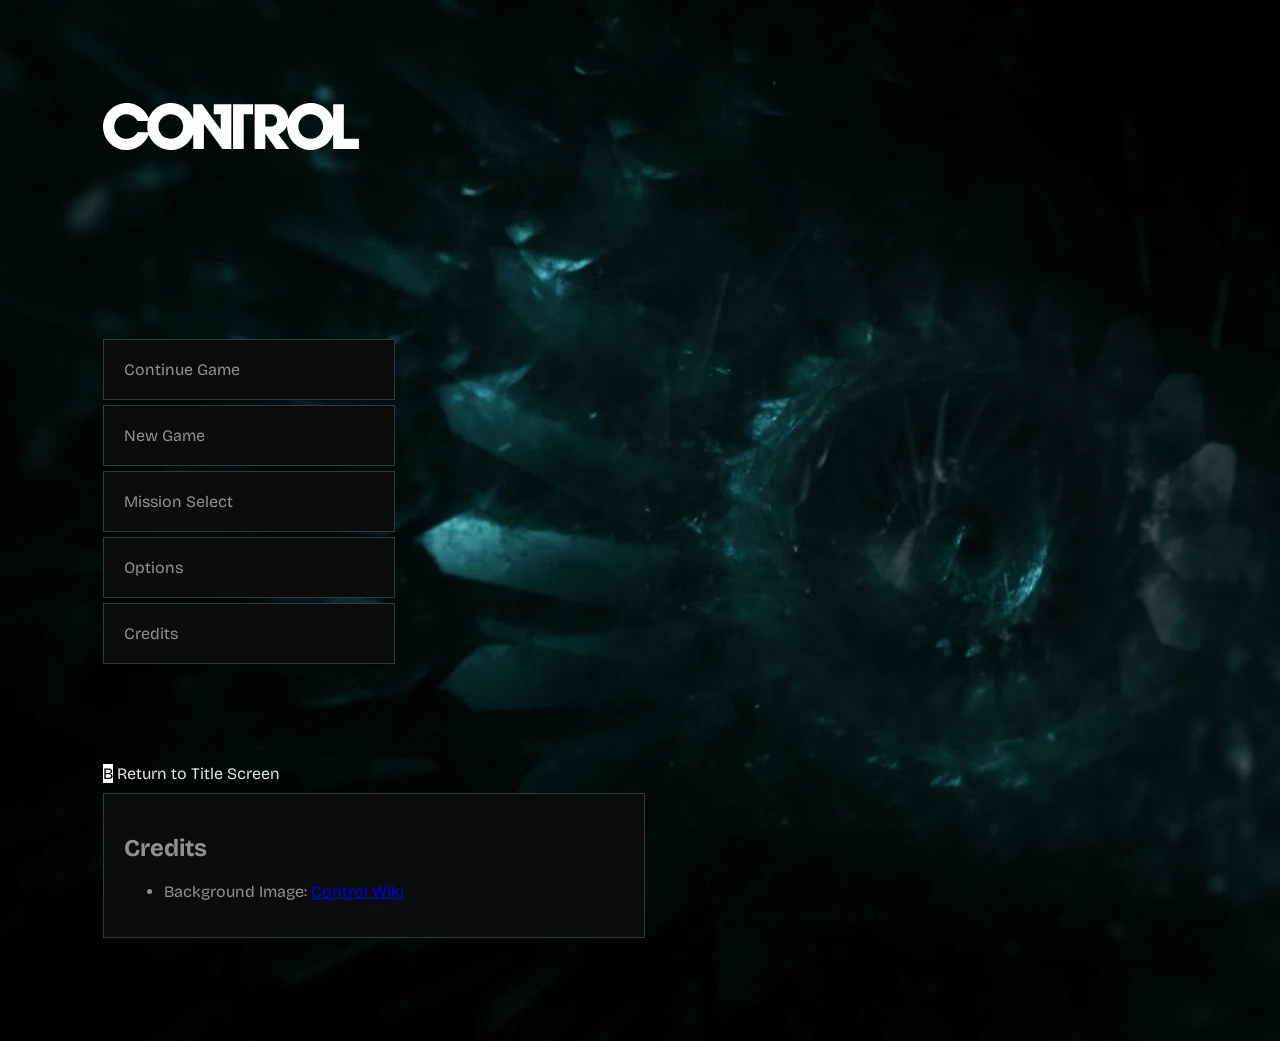
<file: Week3/index.html>
<!DOCTYPE html>
<html lang="en">
<head>
    <meta charset="UTF-8">
    <meta name="viewport" content="width=device-width, initial-scale=1.0">
    <title>CONTROL // 2019</title>
    <style>

        @import url('https://fonts.googleapis.com/css2?family=Bricolage+Grotesque:opsz,wght@12..96,200..800&display=swap');
        /*  selector {
        
        properties: value; 
        
        } 
        for example:     
        car-seat {
            textile-type: leather; 
            color: brown; 
            stitching: white; 
    
        }*/
        
        /* root selector - defines defaults for the entire page unless specified by a child element  */ 

        * { 
           --button-bg: #0B0D0C; 
           --button-border: #35393A; 
           --button-color: #909291;
           --button-hover: #E7E7E7; 
           --control-red: rgb(182, 33, 33); 

            font-family: "Bricolage Grotesque", sans-serif;
            font-optical-sizing: auto;

            font-variation-settings:
                "wdth" 100;
        

        }


        /*element*/

        body {

            background-color: slategray;
            background: url('./assets/Polaris.webp');
            padding: 95px;
            overflow: hidden; 
     

        }

        /*class 
        
        .class-name{ } */

        .return { 
          color: var(--button-hover);
        }

        /* id 
        #id-name { } */ 
    
        #logo {

            margin-bottom: 185px;
            
        }

        #logo img {
            width: 256px; 
        }

       
        .return span {
            background-color: black;
            color: white; 
        } 



        .nav-group {
            margin-bottom: 100px; 
            padding: 0px; 
        }

    
        .nav-group li { 

            background-color: var(--button-bg);
            width: 250px; 
            color: var(--button-color); 
            padding: 20px; 
            border-width: 1px; 
            border-style: solid; 
            border-color: var(--button-border);
            margin-bottom: 5px; 
            list-style: "";

        }

        .nav-group li:hover{
            background-color: var(--button-hover);
            color: var(--button-bg);
        }



        #B{
            background-color: white;
            color: black; 
        }

    

        .footer{ 
            margin-top: 10px; 
            background-color: var(--button-bg);
            width: 500px; 
            color: var(--button-color); 
            padding: 20px; 
            border-width: 1px; 
            border-style: solid; 
            border-color: var(--button-border);


        }

        

    </style>

    
</head>
<body>

    <!--LOGO SECTION-->

    <div id="logo"><svg width="256" height="47" viewBox="0 0 256 47" fill="none" xmlns="http://www.w3.org/2000/svg">
        <path
            d="M22.2482 0H25.607C34.4697 0.914457 42.6054 6.86609 45.703 15.2648C47.9148 9.55837 52.3487 4.72554 57.9551 2.19674C60.3257 1.0575 62.9164 0.536413 65.4713 0H69.2908C78.686 0.648804 87.3491 7.19815 90.2214 16.1997C90.2726 11.188 90.2111 6.18152 90.247 1.16989C93.2524 1.18011 96.2579 1.15967 99.2582 1.19033C105.412 9.60946 111.51 18.0746 117.757 26.4273C117.639 21.3901 117.793 16.3529 117.741 11.3158C115.417 11.2749 113.092 11.2953 110.773 11.28C110.747 7.90826 110.753 4.53652 110.768 1.16478C116.63 1.18011 122.493 1.18011 128.36 1.16478C128.371 16.0771 128.365 30.9894 128.36 45.8965C125.37 45.8863 122.38 45.8914 119.39 45.8965C113.205 37.5694 107.25 29.0583 100.943 20.8333C100.866 29.186 100.932 37.5438 100.907 45.8965C97.3638 45.8965 93.8156 45.8608 90.2726 45.9221C90.1804 40.9309 90.2828 35.9397 90.2214 30.9485C87.3235 39.7303 78.9676 46.2541 69.7363 47H66.3212C57.2178 46.5096 48.8825 40.2821 45.6825 31.7965C42.59 40.2616 34.2751 46.4074 25.2742 47H22.2534C12.5407 46.5555 3.59608 39.4953 0.995125 30.1413C-1.60072 21.9878 1.03096 12.6134 7.15449 6.70772C11.1788 2.7638 16.647 0.464891 22.2482 0ZM17.1538 13.0783C13.5852 15.2443 11.2505 19.3211 11.3017 23.5C11.2505 26.8309 12.6994 30.1158 15.0956 32.4147C18.4134 35.6127 23.5846 36.7264 27.9007 35.0508C30.8601 34.0086 33.1641 31.6943 34.7359 29.0429C38.11 29.283 41.4892 29.0378 44.8684 29.1758C44.0441 25.4822 44.0441 21.6455 44.8479 17.9468C41.4585 18.0082 38.0639 17.9571 34.6694 17.9826C33.6146 16.2099 32.2937 14.5496 30.558 13.3899C26.6668 10.6823 21.1679 10.5546 17.1538 13.0783ZM64.734 11.6427C59.445 12.925 55.4156 18.0439 55.4771 23.4847C55.39 28.5576 58.8255 33.416 63.6179 35.0865C68.5177 36.9614 74.4774 35.1836 77.5903 30.9894C80.3091 27.5512 80.8927 22.6264 79.111 18.6314C76.8479 13.2162 70.4121 10.0743 64.734 11.6427Z"
            fill="white" />
        <path
            d="M205.693 0H209.482C216.02 0.679457 222.353 3.86728 226.357 9.13435C228.036 11.2034 229.178 13.63 230.141 16.0924C230.202 11.1165 230.13 6.14065 230.171 1.16478C233.74 1.21587 237.309 1.09837 240.877 1.2363C240.785 12.7666 240.862 24.3021 240.842 35.8324C245.874 35.8477 250.907 35.8273 255.94 35.8426V45.8812C247.349 45.9119 238.763 45.8659 230.171 45.9067C230.12 40.936 230.223 35.9601 230.125 30.9894C227.171 39.9296 218.518 46.5811 209.072 47H205.396C200.066 46.2899 194.89 44.037 191.101 40.1697C186.472 35.6894 184.045 29.2422 184.102 22.841C182.52 26.7032 179.32 29.702 175.531 31.3776C179.161 36.2207 182.811 41.0433 186.442 45.8863C181.972 45.9221 177.497 45.8301 173.027 45.9374C169.397 40.8696 165.956 35.6689 162.357 30.5807C162.331 35.6842 162.362 40.7878 162.342 45.8914C158.778 45.8965 155.215 45.8812 151.651 45.9016C151.641 30.9893 151.641 16.0771 151.651 1.16478C157.898 1.20565 164.144 1.13413 170.385 1.19543C178.27 1.36913 185.218 8.3425 185.274 16.2252C186.155 13.8854 187.245 11.607 188.751 9.60435C192.693 4.14315 199.062 0.8225 205.693 0ZM162.347 11.2851C162.362 15.3721 162.321 19.459 162.367 23.546C165.578 23.3365 169.377 24.3634 172.008 21.9827C174.758 19.6991 174.722 15.086 171.993 12.8024C169.361 10.4166 165.552 11.515 162.347 11.2851ZM204.961 11.5661C200.639 12.5316 196.984 16.0004 195.852 20.2815C194.628 24.4553 195.929 29.2217 199.062 32.2359C202.206 35.4441 207.193 36.6549 211.463 35.2449C217.453 33.4926 221.288 26.7594 219.737 20.7209C218.37 14.3095 211.335 9.94663 204.961 11.5661Z"
            fill="white" />
        <path
            d="M130.075 1.16479C136.721 1.19034 143.367 1.14947 150.018 1.19034C150.028 4.52632 150.018 7.86229 150.023 11.2034C146.91 11.1983 143.802 11.3158 140.694 11.3107C140.746 22.841 140.843 34.3713 140.679 45.9016C137.146 45.8863 133.608 45.8863 130.075 45.8965C130.06 30.9894 130.055 16.0771 130.075 1.16479Z"
            fill="white" />
    </svg>
</div> 

    <!--CREATE THE BUTTON GROUPS-->

    <nav class="nav-class">
        <ul class="nav-group">
            <li>Continue Game</li>
            <li>New Game</li>
            <li>Mission Select</li>
            <li>Options</li>
            <li>Credits</li>
        </ul>
    </nav>
    
    <!--DIV IS A CONTAINER-->
    <div class="return"><span id="B">B</span> Return to Title Screen</div> 
    <footer class="footer">
        <h2>Credits</h2>
        <ul>
        <li>Background Image: <a href="https://control.fandom.com/wiki/Polaris">Control Wiki</a></li></ul>
    </footer>

    
</body>
</html>
</file>
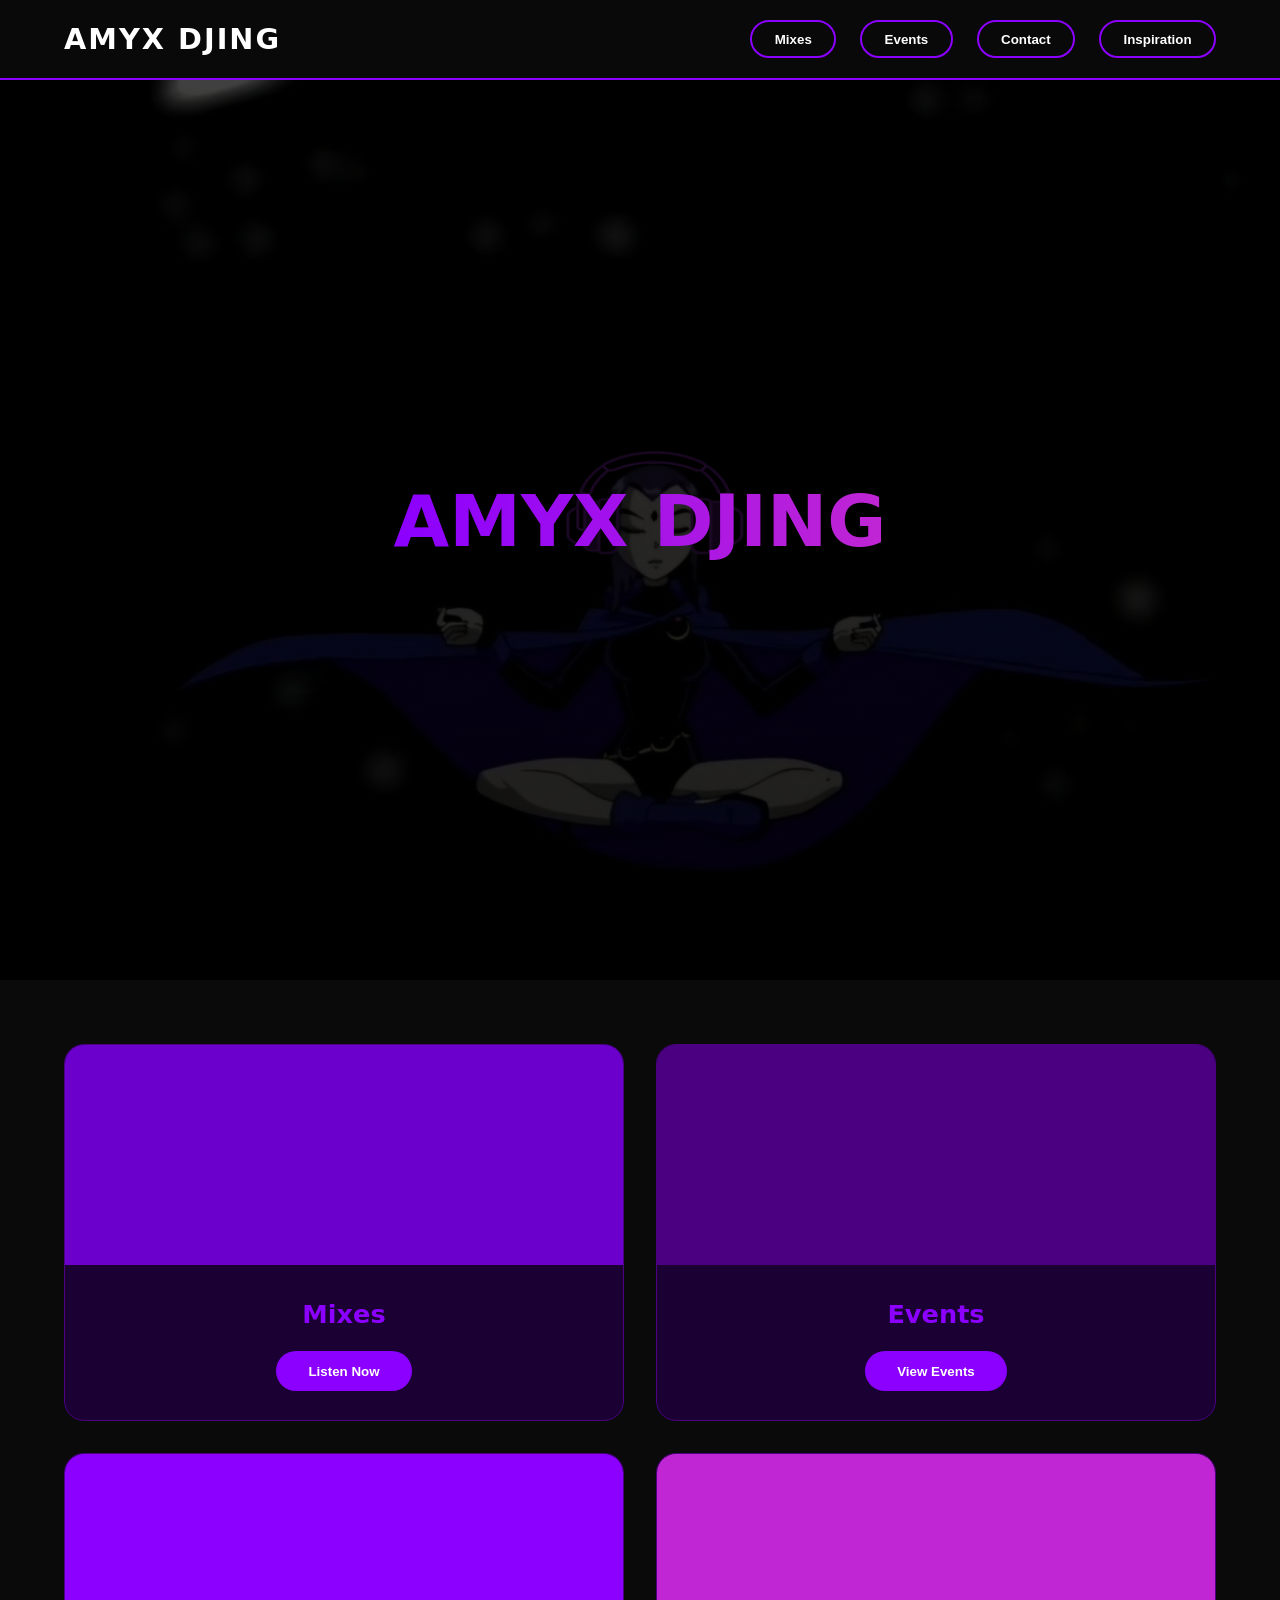
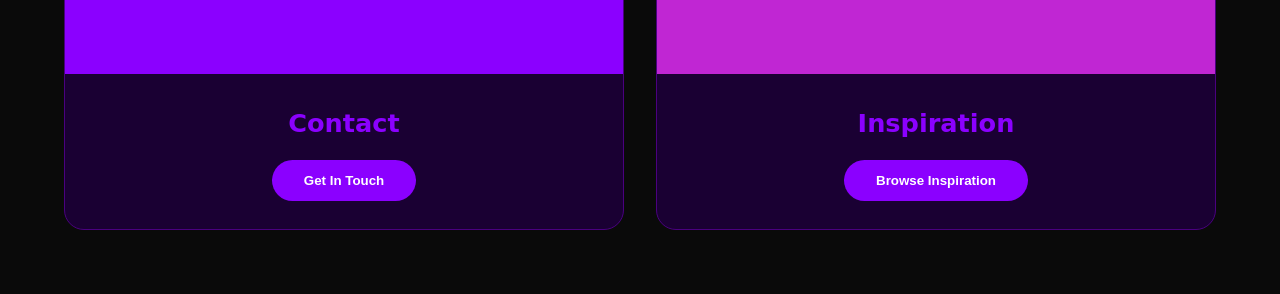
<file: Week4/index.html>
<!DOCTYPE html>
<html lang="en">
<head>
  <meta charset="UTF-8">
  <meta name="viewport" content="width=device-width, initial-scale=1.0">
  <title>AMYX DJING</title>
  <style>
    :root {
      --purple: #8b00ff;
      --dark-purple: #4a0080;
      --black: #0a0a0a;
      --accent: #c026d3;
    }

    * {
      margin: 0;
      padding: 0;
      box-sizing: border-box;
    }

    body {
      font-family: 'Segoe UI', system-ui, sans-serif;
      background-color: var(--black);
      color: white;
      line-height: 1.6;
      overflow-x: hidden;
    }

    /* Sticky Navigation Bar */
    .navbar {
      position: sticky;
      top: 0;
      background: rgba(10, 10, 10, 0.95);
      backdrop-filter: blur(10px);
      z-index: 1000;
      padding: 1rem 5%;
      display: flex;
      justify-content: space-between;
      align-items: center;
      border-bottom: 2px solid var(--purple);
    }

    .logo {
      font-size: 1.8rem;
      font-weight: 800;
      letter-spacing: 2px;
      color: white;
      text-decoration: none;
    }

    .nav-buttons {
      display: flex;
      gap: 1.5rem;
    }

    .nav-btn {
      background: transparent;
      color: white;
      border: 2px solid var(--purple);
      padding: 0.6rem 1.4rem;
      border-radius: 50px;
      font-weight: 600;
      cursor: pointer;
      transition: all 0.3s ease;
      white-space: nowrap;
    }

    .nav-btn:hover {
      background: var(--purple);
      transform: translateY(-3px);
    }

    /* Hero Section - Top Background */
    .hero {
      height: 100vh;
      background: linear-gradient(rgba(0,0,0,0.75), rgba(0,0,0,0.85)), 
                  url('minimyx1 Cover copy.png') center/cover no-repeat;
      display: flex;
      align-items: center;
      justify-content: center;
      text-align: center;
      position: relative;
    }

    .hero-content h1 {
      font-size: 4.5rem;
      margin-bottom: 1rem;
      background: linear-gradient(90deg, var(--purple), var(--accent));
      -webkit-background-clip: text;
      -webkit-text-fill-color: transparent;
    }

    /* Grid Layout */
    .grid-container {
      display: grid;
      grid-template-columns: repeat(2, 1fr);
      gap: 2rem;
      padding: 4rem 5%;
      max-width: 1400px;
      margin: 0 auto;
    }

    /* Cards with solid color */
    .card {
      background: #1a0033;
      border-radius: 20px;
      overflow: hidden;
      border: 1px solid var(--dark-purple);
      transition: transform 0.4s ease, box-shadow 0.4s ease;
      display: grid;
      grid-template-rows: 220px auto;   /* Fixed image area height */
      height: 100%;
    }

    .card:hover {
      transform: translateY(-15px);
      box-shadow: 0 20px 40px rgba(139, 0, 255, 0.3);
    }

    /* Solid color for each card */
    .card-image {
      height: 220px;
    }

    .mixes-image     { background-color: #6b00cc; }
    .events-image    { background-color: #4a0080; }
    .contact-image   { background-color: #8b00ff; }
    .inspiration-image { background-color: #c026d3; }

    .card-content {
      padding: 1.8rem;
      display: flex;
      flex-direction: column;
      align-items: center;
      text-align: center;
      justify-content: center;
    }

    .card-content h3 {
      font-size: 1.6rem;
      color: var(--purple);
    }

    .card-btn {
      background: var(--purple);
      color: white;
      border: none;
      padding: 0.8rem 2rem;
      border-radius: 50px;
      font-weight: 600;
      cursor: pointer;
      margin-top: 1rem;
      transition: all 0.3s;
    }

    .card-btn:hover {
      background: var(--accent);
      transform: scale(1.05);
    }

    /* Mobile Responsiveness */
    @media (max-width: 768px) {
      :root {
        font-size: 12px;
      }

      .grid-container {
        grid-template-columns: 1fr;
        padding: 2rem 5%;
      }

      .hero-content h1 {
        font-size: 3rem;
      }

      .nav-buttons {
        gap: 0.8rem;
      }

      .nav-btn {
        padding: 0.5rem 1rem;
        font-size: 0.9rem;
      }
    }

    @media (min-width: 769px) {
      :root {
        font-size: 16px;
      }
    }
  </style>
</head>
<body>

  <!-- Sticky Navigation -->
  <nav class="navbar">
    <a href="#" class="logo">AMYX DJING</a>
    <div class="nav-buttons">
      <button class="nav-btn">Mixes</button>
      <button class="nav-btn">Events</button>
      <button class="nav-btn">Contact</button>
      <button class="nav-btn">Inspiration</button>
    </div>
  </nav>

  <!-- Hero Section -->
  <section class="hero">
    <div class="hero-content">
      <h1>AMYX DJING</h1>
    </div>
  </section>

  <!-- Grid Layout -->
  <div class="grid-container">
    
    <!-- Mixes Card -->
    <div class="card">
      <div class="card-image mixes-image"></div>
      <div class="card-content">
        <h3>Mixes</h3>
        <button class="card-btn">Listen Now</button>
      </div>
    </div>

    <!-- Events Card -->
    <div class="card">
      <div class="card-image events-image"></div>
      <div class="card-content">
        <h3>Events</h3>
        <button class="card-btn">View Events</button>
      </div>
    </div>

    <!-- Contact Card -->
    <div class="card">
      <div class="card-image contact-image"></div>
      <div class="card-content">
        <h3>Contact</h3>
        <button class="card-btn">Get In Touch</button>
      </div>
    </div>

    <!-- Inspiration Card -->
    <div class="card">
      <div class="card-image inspiration-image"></div>
      <div class="card-content">
        <h3>Inspiration</h3>
        <button class="card-btn">Browse Inspiration</button>
      </div>
    </div>

  </div>

  <script>
    document.querySelectorAll('.nav-btn').forEach(btn => {
      btn.addEventListener('click', () => {
        alert(`Navigated to ${btn.textContent} 🔥`);
      });
    });
  </script>

</body>
</html>
</file>
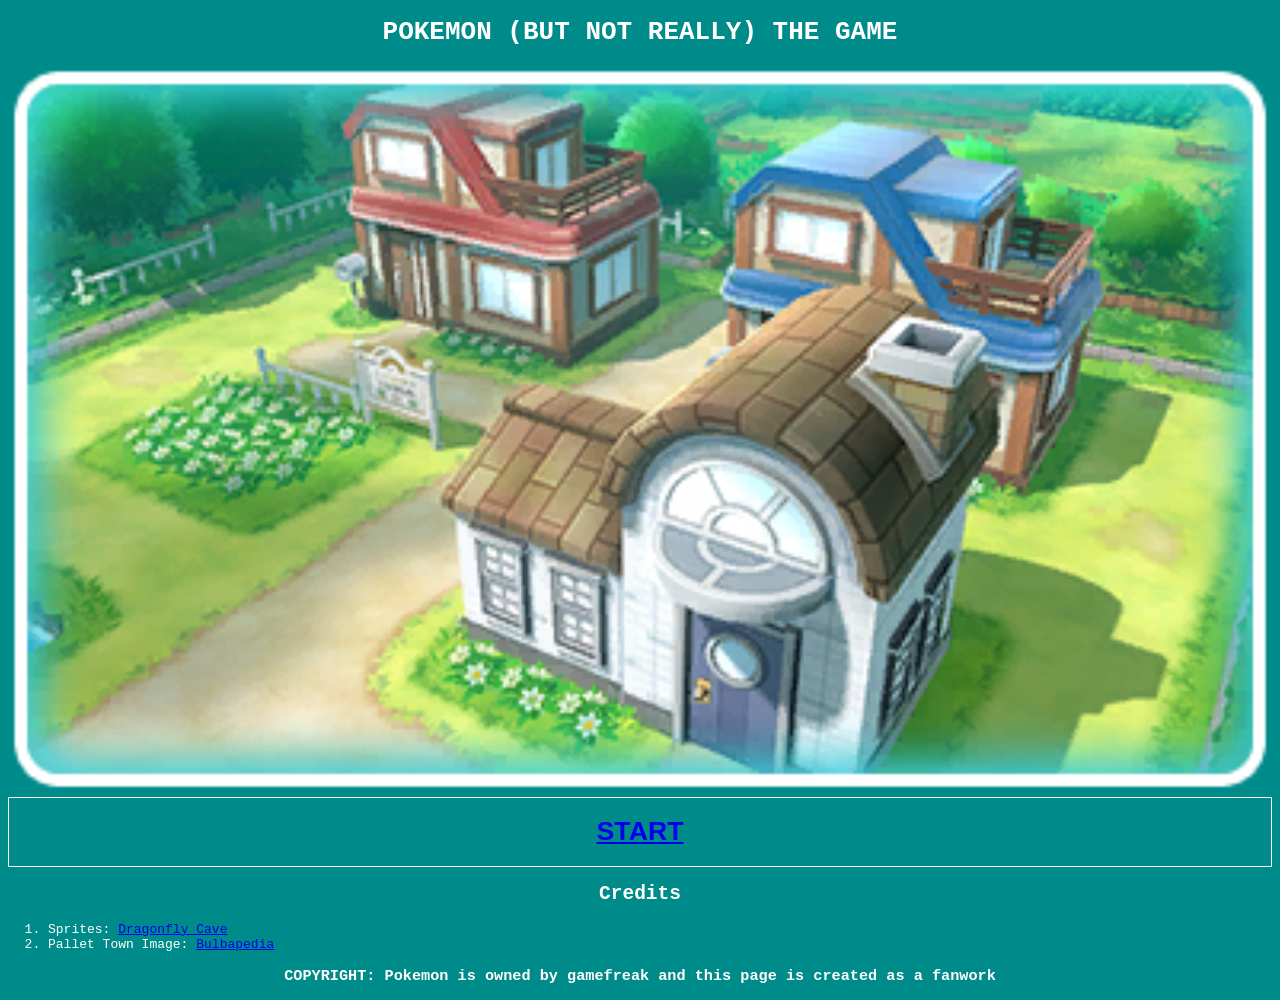
<file: Week2/ourfirstgame/index.html>
<!DOCTYPE html>
<html>

<head>
    <title>OUR FIRST GAME</title>
</head>

<body style="background-color: darkcyan; color: white; font-family: monospace;"> 
        <h1 style="color: white; text-align: center; font-family: monospace">POKEMON (BUT NOT REALLY) THE GAME</h1>

    <img src="./assets/Pallet_Town_PE.png" style="width: 100%"></img>

    <button class="start-button" style="background-color: transparent; border: 1px solid white; width: 100%;"><h1 style="color: white; text-align: center;"><a href="./game.html">START</a></h1></button>

    <section id="credits" >
        <h2 style="text-align: center;">Credits</h2>
        <ol>
            <li>Sprites:  <a href="https://www.dragonflycave.com/resources/sprite-generator/">Dragonfly Cave</a></li>
            <li>Pallet Town Image:  <a href="https://bulbapedia.bulbagarden.net/wiki/Main_Page">Bulbapedia</a></li>
        </ol>

    </section>


    <h3 style="color: white; text-align: center; font-family: monospace;">COPYRIGHT: Pokemon is owned by gamefreak and this page is created as a fanwork</h3>

</body>
</html>
</file>
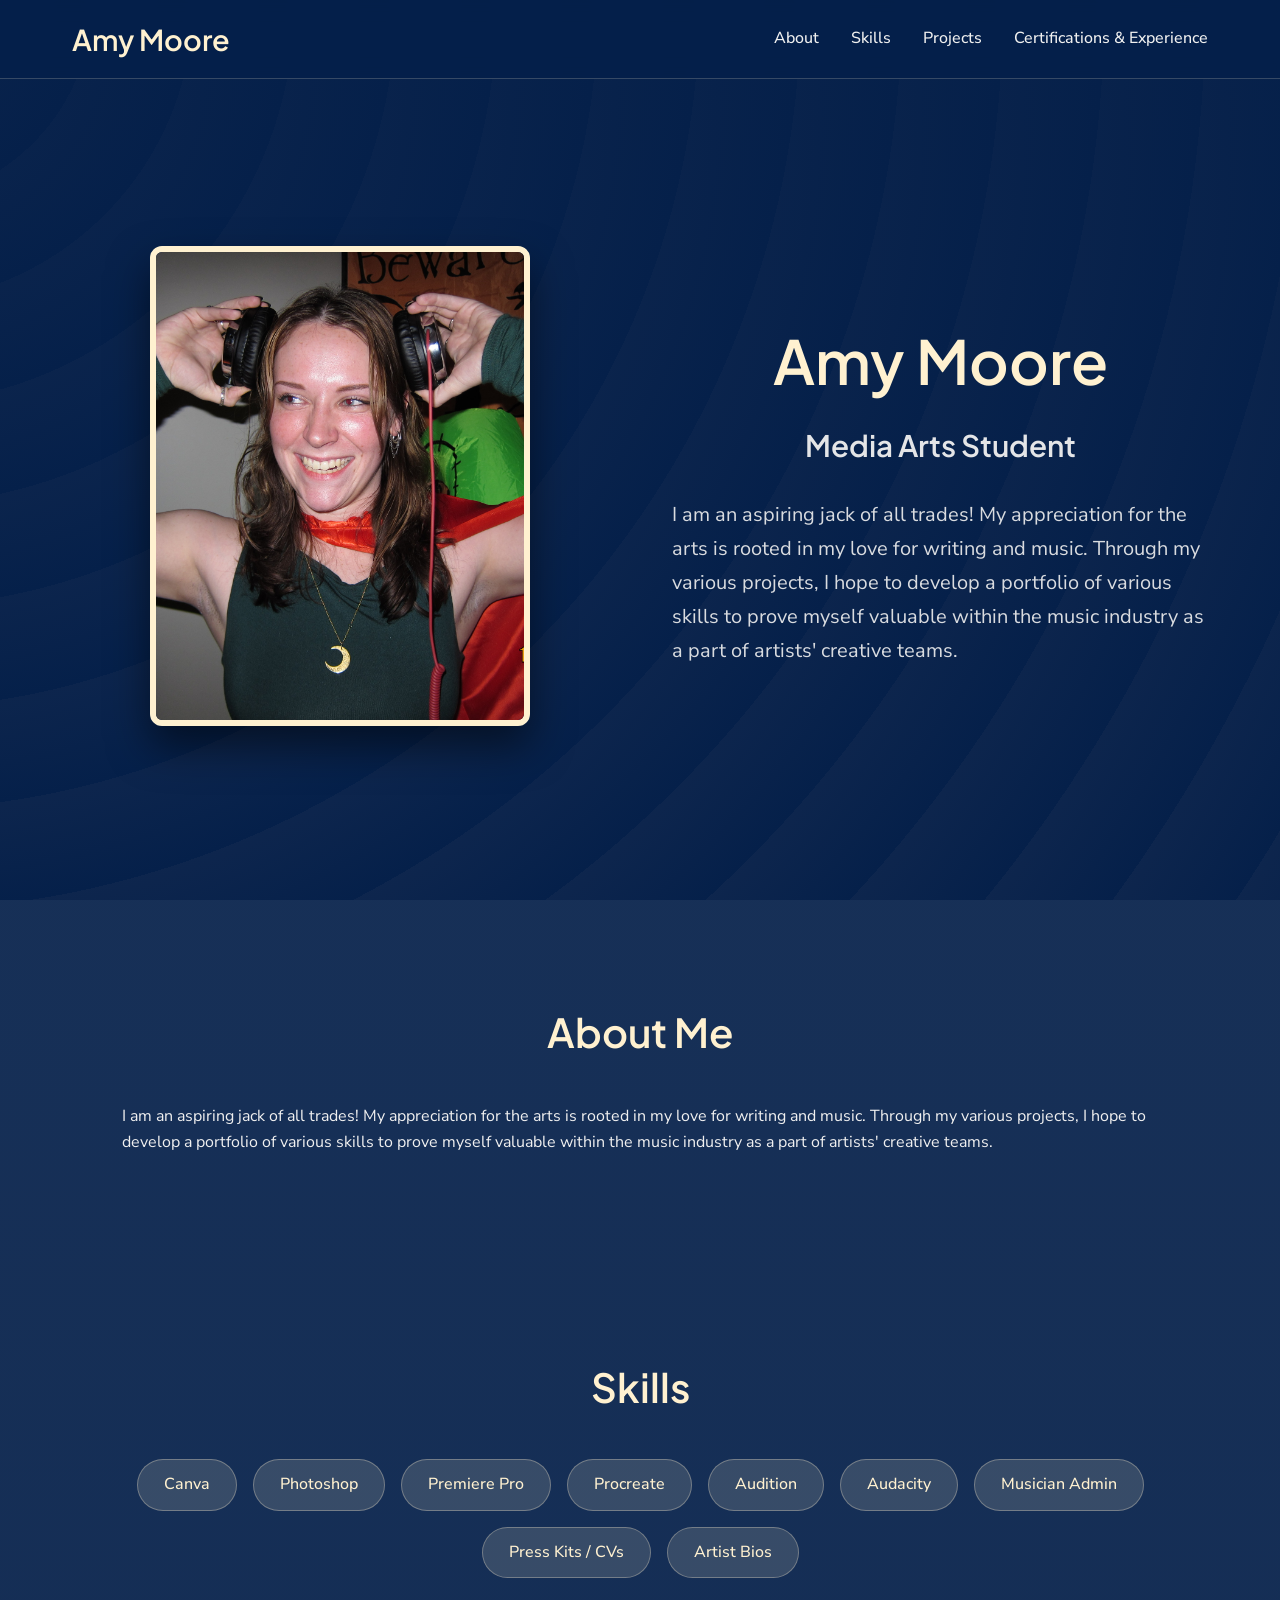
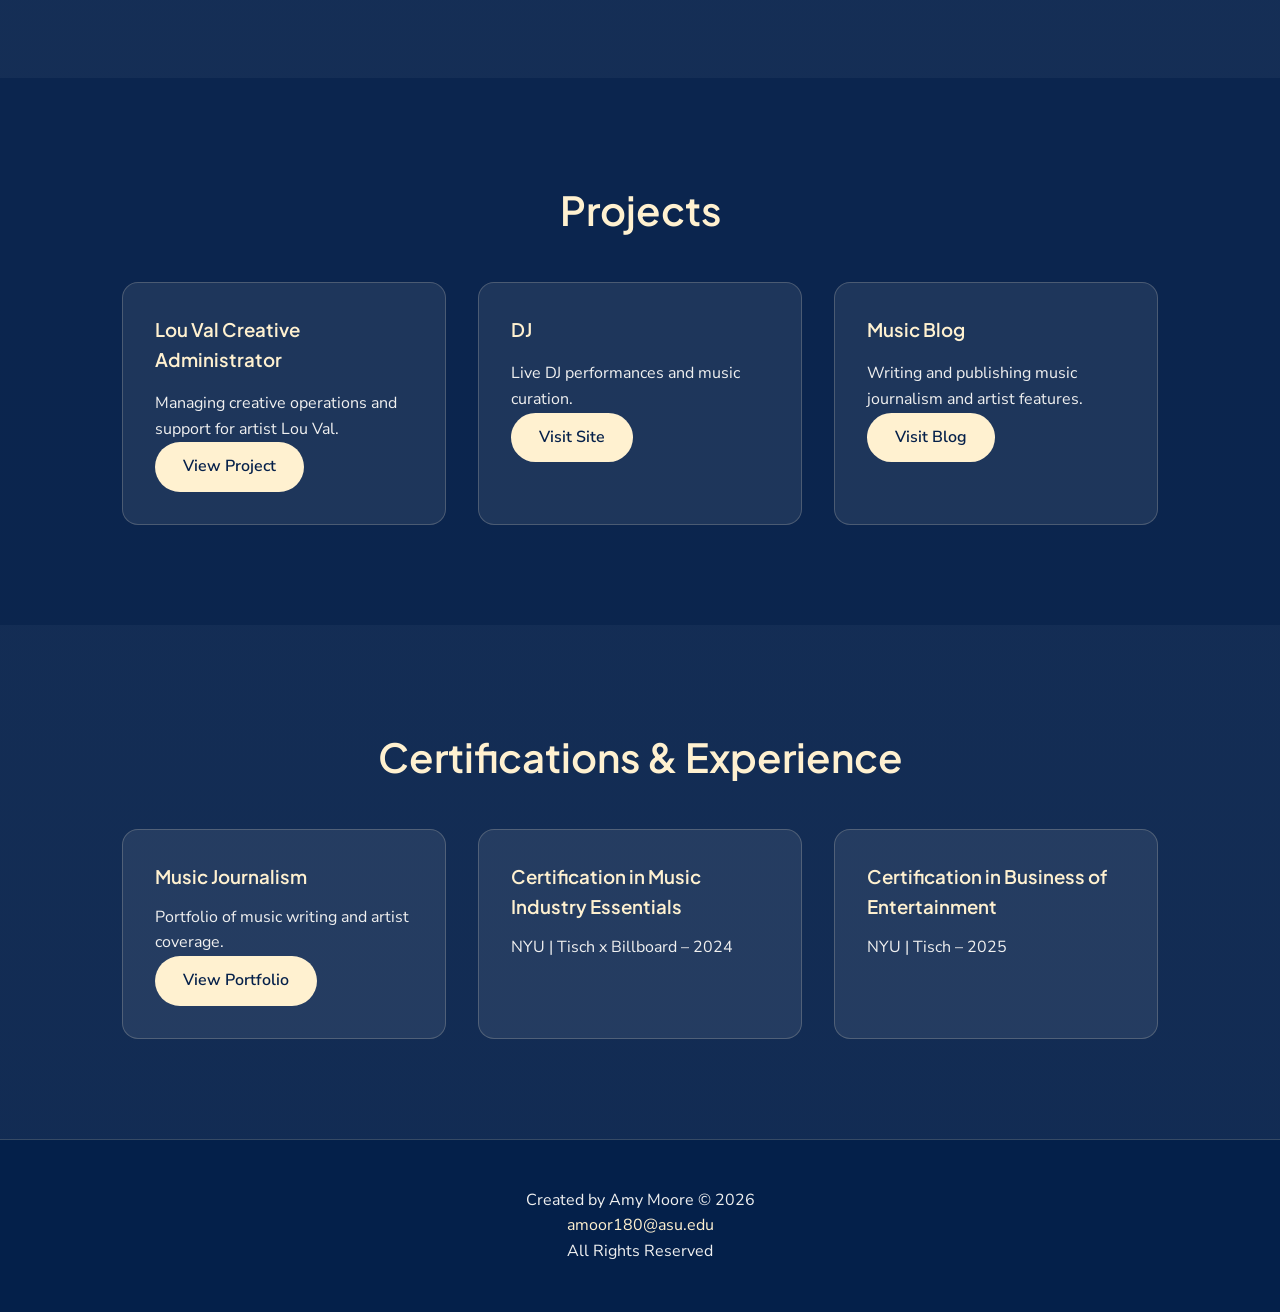
<file: Week3/myportfolio/index.html>
<!DOCTYPE html>
<html lang="en">
<head>
    <meta charset="UTF-8">
    <meta name="viewport" content="width=device-width, initial-scale=1.0">
    <title>Amy Moore | Media Arts Student</title>
    <link rel="stylesheet" href="style.css">
    <link href="https://fonts.googleapis.com/css2?family=Plus+Jakarta+Sans:wght@400;500;600&family=Nunito+Sans:wght@400;600&display=swap" rel="stylesheet">
</head>
<body>
    <!-- Navigation -->
    <nav class="navbar">
        <div class="nav-container">
            <a href="#" class="logo">Amy Moore</a>
            <ul class="nav-links">
                <li><a href="#about">About</a></li>
                <li><a href="#skills">Skills</a></li>
                <li><a href="#projects">Projects</a></li>
                <li><a href="#certifications">Certifications & Experience</a></li>
            </ul>
        </div>
    </nav>

<header class="hero">
        <div class="hero-container">
            <!-- Left: Headshot -->
            <div class="hero-image-container">
                <img src="IMG_2757.JPG" alt="Amy Moore" class="hero-image">
            </div>
            
            <!-- Right: Text Content -->
            <div class="hero-text">
                <div class="hero-name-container">
                    <h1>Amy Moore</h1>
                </div>
                <h2>Media Arts Student</h2>
                <p class="hero-subtitle">I am an aspiring jack of all trades! My appreciation for the arts is rooted in my love for writing and music. Through my various projects, I hope to develop a portfolio of various skills to prove myself valuable within the music industry as a part of artists' creative teams.</p>
            </div>
        </div>
    </header>

    <!-- About Section -->
    <section id="about" class="section">
        <div class="container">
            <h2>About Me</h2>
            <p>I am an aspiring jack of all trades! My appreciation for the arts is rooted in my love for writing and music. Through my various projects, I hope to develop a portfolio of various skills to prove myself valuable within the music industry as a part of artists' creative teams.</p>
        </div>
    </section>

    <!-- Skills Section -->
    <section id="skills" class="section">
        <div class="container">
            <h2>Skills</h2>
            <div class="skills-container">
                <span class="skill-tag">Canva</span>
                <span class="skill-tag">Photoshop</span>
                <span class="skill-tag">Premiere Pro</span>
                <span class="skill-tag">Procreate</span>
                <span class="skill-tag">Audition</span>
                <span class="skill-tag">Audacity</span>
                <span class="skill-tag">Musician Admin</span>
                <span class="skill-tag">Press Kits / CVs</span>
                <span class="skill-tag">Artist Bios</span>
            </div>
        </div>
    </section>

    <!-- Projects Section -->
    <section id="projects" class="section projects-section">
        <div class="container">
            <h2>Projects</h2>
            <div class="projects-grid">
                <div class="project-card">
                    <div class="project-content">
                        <h3>Lou Val Creative Administrator</h3>
                        <p>Managing creative operations and support for artist Lou Val.</p>
                        <div class="project-links">
                            <a href="#" target="_blank" class="btn">View Project</a>
                        </div>
                    </div>
                </div>
                <div class="project-card">
                    <div class="project-content">
                        <h3>DJ</h3>
                        <p>Live DJ performances and music curation.</p>
                        <div class="project-links">
                            <a href="https://amyxmusx.com" target="_blank" class="btn">Visit Site</a>
                        </div>
                    </div>
                </div>
                <div class="project-card">
                    <div class="project-content">
                        <h3>Music Blog</h3>
                        <p>Writing and publishing music journalism and artist features.</p>
                        <div class="project-links">
                            <a href="https://blubirdblog.com" target="_blank" class="btn">Visit Blog</a>
                        </div>
                    </div>
                </div>
            </div>
        </div>
    </section>

    <!-- Certifications & Experience -->
    <section id="certifications" class="section">
        <div class="container">
            <h2>Certifications & Experience</h2>
            <div class="cert-grid">
                <div class="cert-card">
                    <h3>Music Journalism</h3>
                    <p>Portfolio of music writing and artist coverage.</p>
                    <a href="https://blubirdblog.com/portfolio-3" target="_blank" class="btn">View Portfolio</a>
                </div>
                <div class="cert-card">
                    <h3>Certification in Music Industry Essentials</h3>
                    <p>NYU | Tisch x Billboard – 2024</p>
                </div>
                <div class="cert-card">
                    <h3>Certification in Business of Entertainment</h3>
                    <p>NYU | Tisch – 2025</p>
                </div>
            </div>
        </div>
    </section>

    <!-- Footer -->
    <footer>
        <div class="container">
            <p>Created by Amy Moore &copy; 2026</p>
            <p><a href="mailto:amoor180@asu.edu">amoor180@asu.edu</a></p>
            <p>All Rights Reserved</p>
        </div>
    </footer>

    <script>
        // Smooth scrolling
        document.querySelectorAll('a[href^="#"]').forEach(anchor => {
            anchor.addEventListener('click', function (e) {
                if (this.getAttribute('href') !== '#') {
                    e.preventDefault();
                    const target = document.querySelector(this.getAttribute('href'));
                    if (target) {
                        target.scrollIntoView({ behavior: 'smooth' });
                    }
                }
            });
        });
    </script>
</body>
</html>
</file>
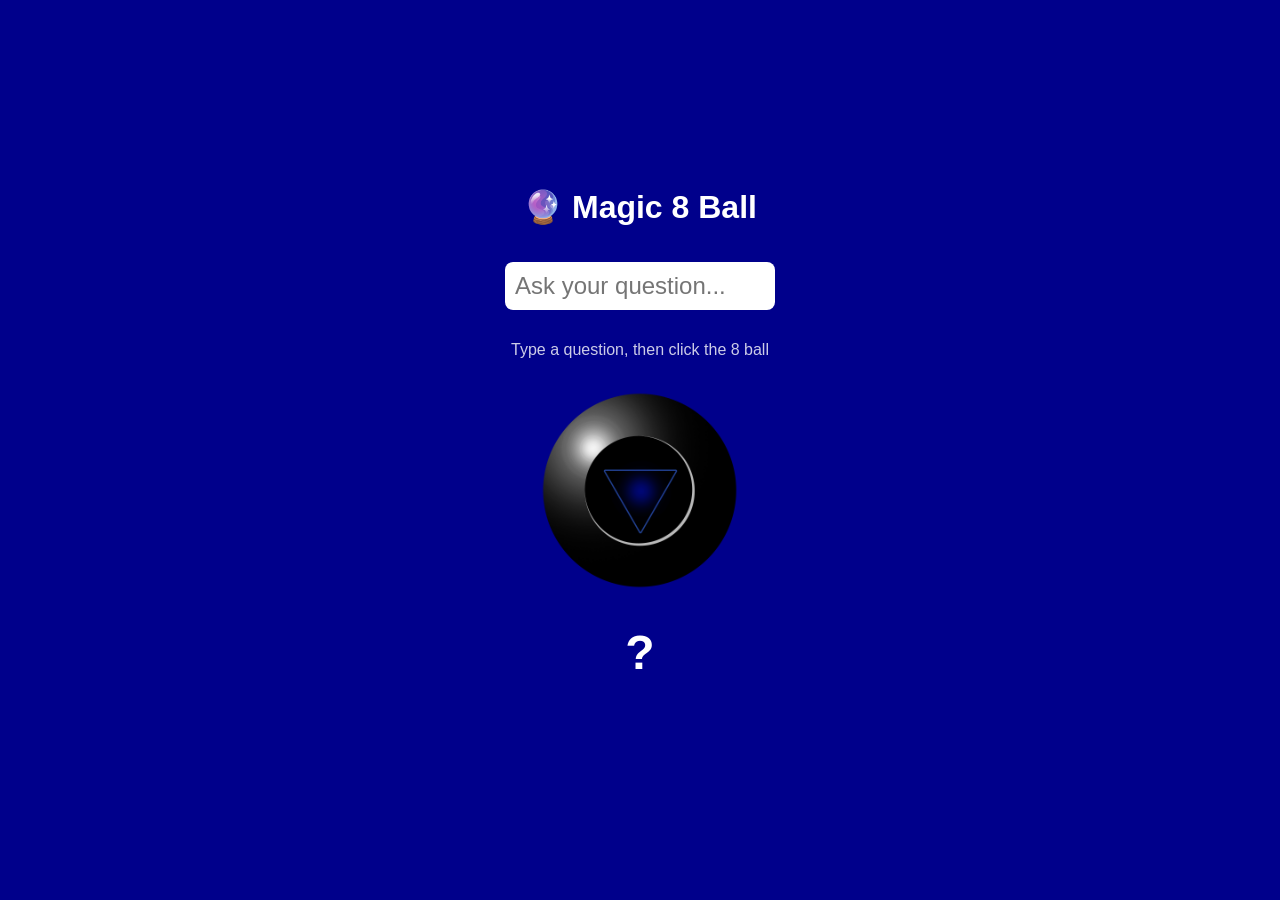
<file: Week6/magic8ball/index.html>
<!DOCTYPE html>
<html lang="en">
<head>
  <meta charset="UTF-8">
  <title>Magic 8 Ball</title>
  <link rel="stylesheet" href="style.css">
</head>
<body>

  <div class="container">

    <h1>🔮 Magic 8 Ball</h1>

    <!-- TEXT INPUT -->
    <input 
      type="text" 
      id="questionInput" 
      placeholder="Ask your question..."
    />

    <!-- INSTRUCTION TEXT -->
    <p id="instruction">
      Type a question, then click the 8 ball
    </p>

    <!-- 8 BALL IMAGE -->
    <img 
      src="Magic_eight_ball.png" 
      alt="Magic 8 Ball"
      id="ball"
    />

    <!-- ANSWER TEXT -->
    <p id="answer">?</p>

  </div>

  <script src="script.js"></script>
</body>
</html>
</file>
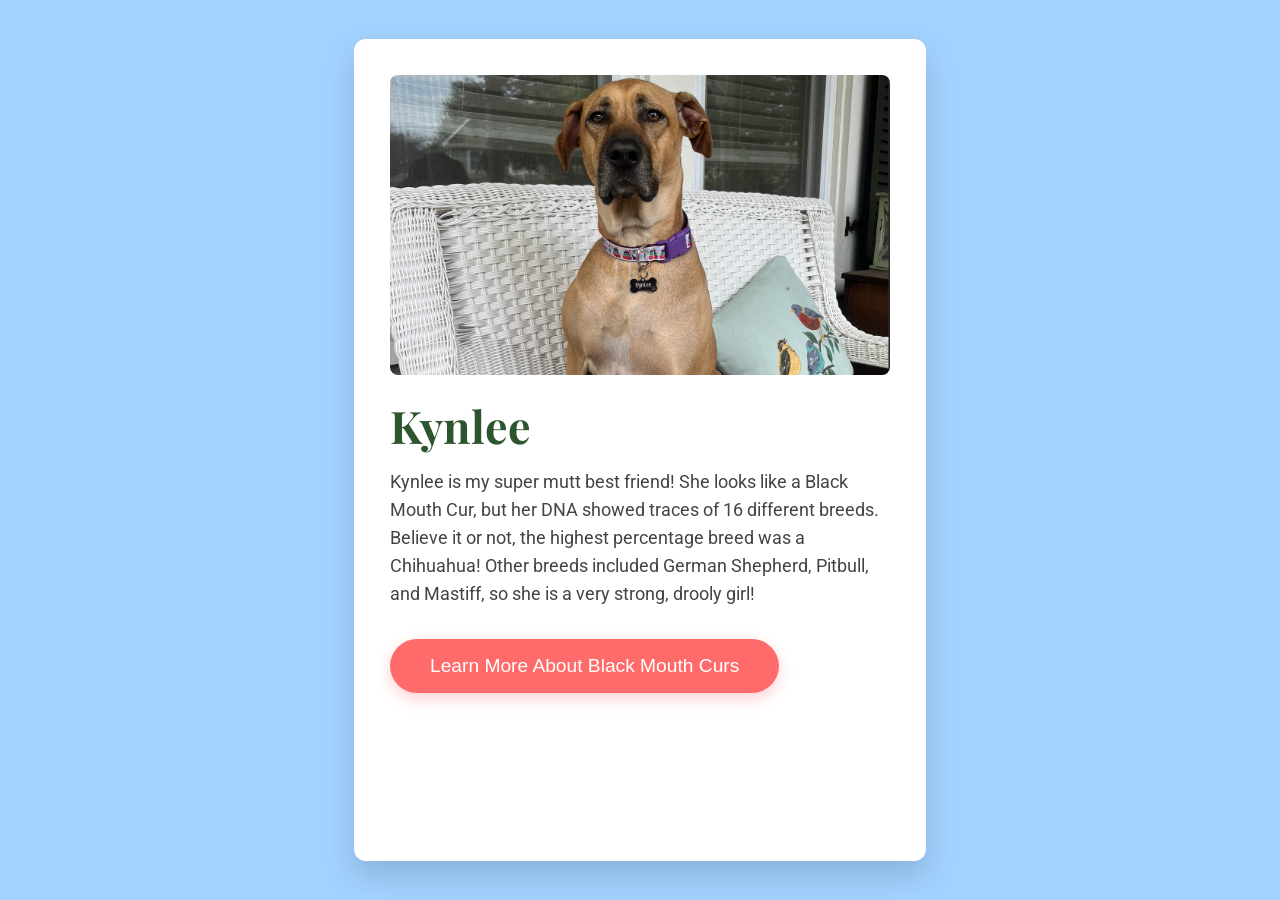
<file: Week3/Kynlee.html>
<!DOCTYPE html>
<html lang="en">
<head>
    <meta charset="UTF-8">
    <meta name="viewport" content="width=device-width, initial-scale=1.0">
    <title>My Dog • Kynlee</title>
    
    <!-- Custom font from Google Fonts (this counts as a "custom font" and is perfectly acceptable for the assignment) -->
    <link href="https://fonts.googleapis.com/css2?family=Playfair+Display:wght@700&family=Roboto:wght@400;500&display=swap" rel="stylesheet">
    
    <style>
        /* ====================== BODY STYLING ====================== */
        body {
            background-color: #a2d2ff;           /* Your choice of background color (soft sky blue) */
            margin: 0;
            padding: 0;
            font-family: 'Roboto', sans-serif;
            min-height: 100vh;
            display: flex;
            justify-content: center;
            align-items: center;
        }

        /* ====================== CARD (PARENT DIV) ====================== */
        .card {
            width: 500px;                        /* exactly as required */
            height: 750px;                       /* exactly as required */
            background-color: #ffffff;           /* your choice of div background color */
            padding: 36px;                       /* exactly as required */
            border-radius: 12px;                 /* exactly as required */
            box-shadow: 0 15px 30px rgba(0, 0, 0, 0.15); /* BONUS POINTS - box shadow on parent DIV */
            overflow: hidden;                    /* keeps everything neatly inside the card */
        }

        /* ====================== IMAGE (CHILD OF CARD) ====================== */
        .card img {
            width: 100%;                         /* takes up 100% of the width available to it */
            height: 300px;                       /* exactly 300px height as required */
            object-fit: cover;                   /* keeps the image looking great without distortion */
            margin-bottom: 12px;                 /* exactly as required */
            border-radius: 8px;                  /* optional small radius - makes it look polished */
        }

        /* ====================== H1 (CHILD OF CARD) ====================== */
        .card h1 {
            font-family: 'Playfair Display', serif; /* custom font */
            color: #2c5530;                      /* your choice of color (deep forest green) */
            font-size: 2.8rem;
            margin: 10px 0 15px 0;
            line-height: 1.1;
        }

        /* ====================== P (CHILD OF CARD) ====================== */
        .card p {
            font-size: 1.1rem;                   /* smaller than the H1 */
            color: #444;
            line-height: 1.6;
            margin-bottom: 30px;
        }

        /* ====================== BUTTON (CHILD OF CARD) ====================== */
        .card button {
            background-color: #ff6b6b;
            color: white;
            border: none;
            padding: 16px 40px;
            font-size: 1.2rem;
            font-weight: 500;
            border-radius: 50px;
            cursor: pointer;
            transition: all 0.3s ease;
            box-shadow: 0 6px 15px rgba(255, 107, 107, 0.3);
        }

        .card button:hover {
            background-color: #ff5252;
            transform: translateY(-3px);
            box-shadow: 0 10px 20px rgba(255, 107, 107, 0.4);
        }
    </style>
</head>
<body>

    <!-- The card div with class="card" -->
    <div class="card">
        
        <!-- Dog image - replace the URL with your own dog's photo if you want -->
        <img src="Kynlee.png">
        
        <!-- H1 with custom font and color -->
        <h1>Kynlee</h1>
        
        <!-- Short description (font size is smaller than H1) -->
        <p>Kynlee is my super mutt best friend! She looks like a Black Mouth Cur, but her DNA showed traces of 16 different breeds. Believe it or not, the highest percentage breed was a Chihuahua! Other breeds included German Shepherd, Pitbull, and Mastiff, so she is a very strong, drooly girl!</p>
        
        <!-- Button that links to an external webpage -->
        <button onclick="window.open('https://en.wikipedia.org/wiki/Black_Mouth_Cur', '_blank')">
            Learn More About Black Mouth Curs
        </button>
        
    </div>

</body>
</html>
</file>
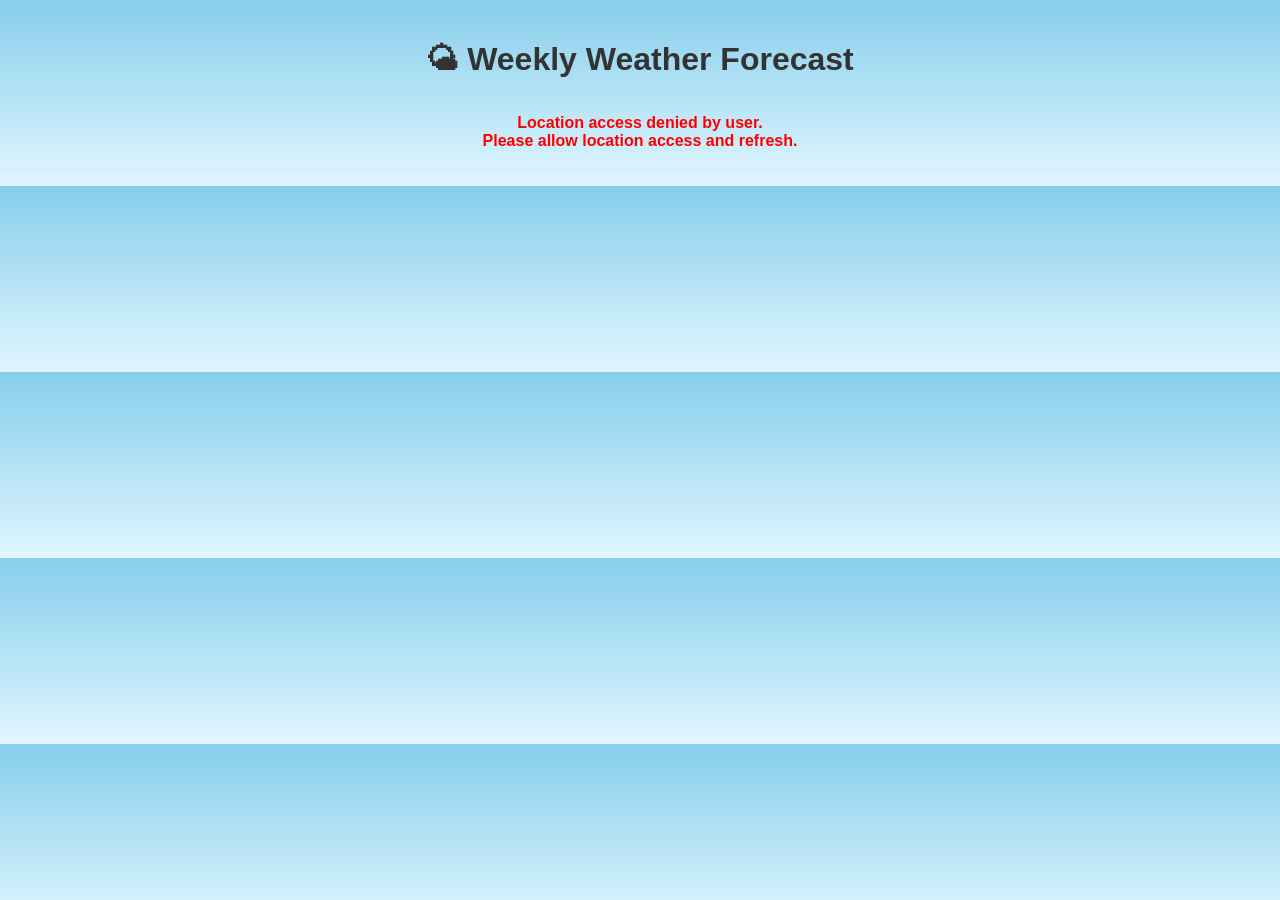
<file: Week7/weather.html>
<!DOCTYPE html>
<html lang="en">
<head>
  <meta charset="UTF-8">
  <meta name="viewport" content="width=device-width, initial-scale=1.0">
  <title>Weekly Weather Forecast</title>
  <style>
    body {
      font-family: Arial, sans-serif;
      margin: 0;
      padding: 20px;
      background: linear-gradient(to bottom, #87CEEB, #E0F6FF);
      color: #333;
    }
    h1 {
      text-align: center;
      margin-bottom: 20px;
    }
    #cards {
      display: grid;
      grid-template-columns: repeat(auto-fit, minmax(180px, 1fr));
      gap: 15px;
      max-width: 1400px;
      margin: 0 auto;
    }
    .card {
      background: white;
      border-radius: 15px;
      padding: 15px;
      box-shadow: 0 4px 10px rgba(0,0,0,0.1);
      text-align: center;
      transition: transform 0.2s;
    }
    .card:hover {
      transform: translateY(-5px);
    }
    .day {
      font-weight: bold;
      font-size: 1.1em;
      margin-bottom: 8px;
    }
    .temp {
      font-size: 1.8em;
      margin: 10px 0;
    }
    .high { color: #e74c3c; }
    .low { color: #3498db; }
    .sun {
      margin-top: 10px;
      font-size: 0.95em;
    }
    .error {
      color: red;
      text-align: center;
      font-weight: bold;
    }
  </style>
</head>
<body>
  <h1>🌤 Weekly Weather Forecast</h1>
  <div id="cards"></div>

  <script>
    // Main function to start everything
    async function init() {
      if (!navigator.geolocation) {
        document.getElementById("cards").innerHTML = 
          `<p class="error">Geolocation is not supported by your browser.</p>`;
        return;
      }

      navigator.geolocation.getCurrentPosition(
        async (position) => {
          const { latitude, longitude } = position.coords;
          await fetchWeather(latitude, longitude);
        },
        (error) => {
          let message = "Unable to retrieve your location.";
          if (error.code === 1) message = "Location access denied by user.";
          if (error.code === 2) message = "Location unavailable.";
          if (error.code === 3) message = "Location request timed out.";

          document.getElementById("cards").innerHTML = 
            `<p class="error">${message}<br>Please allow location access and refresh.</p>`;
        }
      );
    }

    // Fetch weather data in FAHRENHEIT
    async function fetchWeather(lat, lon) {
      const url = `https://api.open-meteo.com/v1/forecast?latitude=${lat}&longitude=${lon}&daily=weather_code,temperature_2m_max,temperature_2m_min,sunrise,sunset&temperature_unit=fahrenheit&timezone=auto`;

      try {
        const response = await fetch(url);
        const data = await response.json();

        if (!data.daily) throw new Error("No weather data");

        displayWeather(data.daily);
      } catch (err) {
        document.getElementById("cards").innerHTML = 
          `<p class="error">Failed to fetch weather data.</p>`;
        console.error(err);
      }
    }

    // Create and display cards
    function displayWeather(daily) {
      const container = document.getElementById("cards");
      container.innerHTML = "";

      const days = ['Sunday', 'Monday', 'Tuesday', 'Wednesday', 'Thursday', 'Friday', 'Saturday'];

      for (let i = 0; i < 7; i++) {
        const date = new Date(daily.time[i]);
        const dayName = days[date.getDay()];

        const card = document.createElement("div");
        card.className = "card";

        card.innerHTML = `
          <div class="day">${dayName}</div>
          <div>${date.toLocaleDateString('en-US', {month:'short', day:'numeric'})}</div>
          
          <div class="temp">
            <span class="high">${Math.round(daily.temperature_2m_max[i])}°F</span> / 
            <span class="low">${Math.round(daily.temperature_2m_min[i])}°F</span>
          </div>
          
          <div class="sun">
            🌅 <strong>${daily.sunrise[i].slice(11)}</strong><br>
            🌇 <strong>${daily.sunset[i].slice(11)}</strong>
          </div>
        `;

        container.appendChild(card);
      }
    }

    // Start the app when page loads
    window.addEventListener("DOMContentLoaded", init);
  </script>
</body>
</html>
</file>
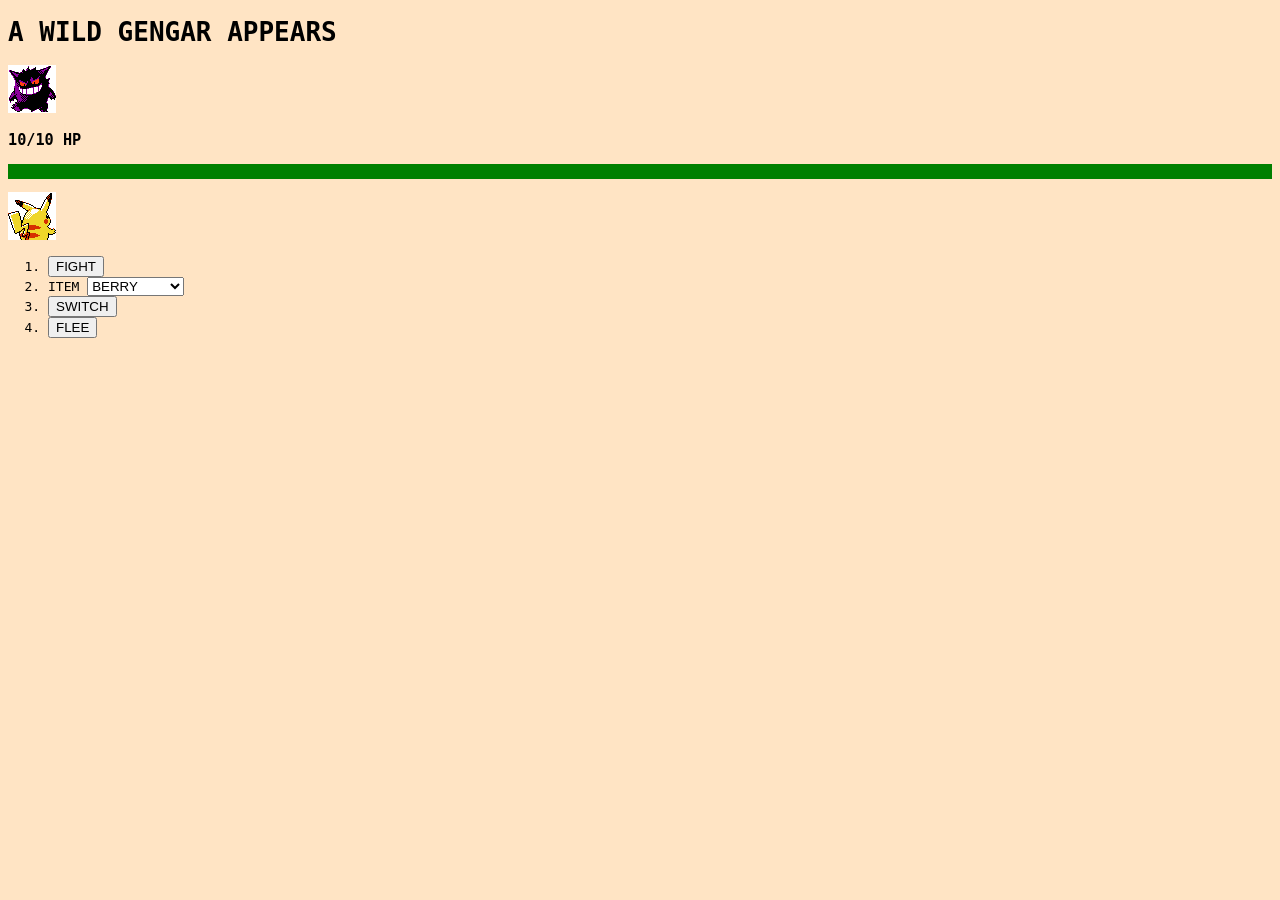
<file: Week 2/our first game/game.html>
<!DOCTYPE html>
<html>
    <head>
    <title>... WEBPAGE WANTS TO BATTLE!</title>
    </head>
    <body class="battle" style="background-color: bisque; font-family: monospace;">
        <h1 id="gengar">A WILD GENGAR APPEARS</h1>
        <section class="gengar">
            <img src="./assets/gengar.png"></img>
            <h3>10/10 HP</h3>
        </section>
        <div style="background-color: green;"><p><p><p>&nbsp;</p></div>
        <section class="pikachu">
            <img src="./assets/pikachu-back.png"/>
            <ol>
                <li><button>FIGHT</button></li>
                <li><label id="item" for="item-select">ITEM</label> 
                
                    <select id="item-select">
                        <option value="berries">BERRY</option>
                        <option value="lemonade">LEMONADE</option>
                    </select>
                
                </li> 
                <li><button>SWITCH</button></li>
                <li><button>FLEE</button></li>
            </ol>
        </section>
    </body>
</html>
</file>
<file: Week3/myportfolio/style.css>
* {
    margin: 0;
    padding: 0;
    box-sizing: border-box;
}

body {
    font-family: 'Nunito Sans', sans-serif;
    line-height: 1.6;
    color: #f0f0f0;
    background: linear-gradient(rgba(5, 32, 74, 0.92), rgba(5, 32, 74, 0.95)),
                url('css-pattern-by-magicpattern.png') center/cover no-repeat fixed;
    min-height: 100vh;
}

h1, h2, h3 {
    font-family: 'Plus Jakarta Sans', sans-serif;
    font-weight: 600;
}

/* Navbar */
.navbar {
    position: fixed;
    top: 0;
    width: 100%;
    background: rgba(5, 32, 74, 0.95);
    backdrop-filter: blur(10px);
    z-index: 1000;
    padding: 1rem 0;
    border-bottom: 1px solid rgba(255, 241, 208, 0.2);
}

.nav-container {
    max-width: 1200px;
    margin: 0 auto;
    padding: 0 2rem;
    display: flex;
    justify-content: space-between;
    align-items: center;
}

.logo {
    font-family: 'Plus Jakarta Sans', sans-serif;
    font-size: 1.8rem;
    font-weight: 600;
    color: #FFF1D0;
    text-decoration: none;
}

.nav-links {
    display: flex;
    list-style: none;
    gap: 2rem;
}

.nav-links a {
    color: #f0f0f0;
    text-decoration: none;
    font-weight: 500;
    transition: color 0.3s ease;
}

.nav-links a:hover {
    color: #FFF1D0;
}

/* Side by Side Layout */
.hero {
    min-height: 100vh;
    display: flex;
    align-items: center;
    padding-top: 80px;
}

.hero-container {
    max-width: 1200px;
    margin: 0 auto;
    padding: 0 2rem;
    display: grid;
    grid-template-columns: 1fr 1fr;
    gap: 4rem;
    align-items: center;
}

.hero-image-container {
    text-align: center;
}

.hero-image {
    width: 100%;
    max-width: 380px;
    height: 480px;           
    object-fit: cover;
    border-radius: 12px;
    border: 6px solid #FFF1D0;
    box-shadow: 0 20px 40px rgba(0, 0, 0, 0.5);
}

/* Right side text */
.hero-text {
    text-align: left;
}

.hero-name-container {
    text-align: center;
    margin-bottom: 0.8rem;
}

.hero-text h1 {
    font-size: 3.8rem;
    color: #FFF1D0;
    margin: 0;
}

.hero-text h2 {
    font-size: 1.85rem;
    color: #f0f0f0;
    margin-bottom: 1.8rem;
    opacity: 0.95;
    text-align: center;        
}

.hero-subtitle {
    font-size: 1.25rem;
    line-height: 1.7;
    opacity: 0.9;
}

/* Sections */
.section {
    padding: 100px 0;
}

.container {
    max-width: 1100px;
    margin: 0 auto;
    padding: 0 2rem;
}

h2 {
    font-size: 2.5rem;
    text-align: center;
    margin-bottom: 2.5rem;
    color: #FFF1D0;
}

/* Skills */
.skills-container {
    display: flex;
    flex-wrap: wrap;
    gap: 1rem;
    justify-content: center;
}

.skill-tag {
    background: rgba(255, 241, 208, 0.15);
    color: #FFF1D0;
    padding: 12px 26px;
    border-radius: 50px;
    font-weight: 500;
    border: 1px solid rgba(255, 241, 208, 0.3);
    transition: all 0.3s ease;
}

.skill-tag:hover {
    background: #FFF1D0;
    color: #05204A;
    transform: translateY(-3px);
}

/* Projects */
.projects-section {
    background: rgba(5, 32, 74, 0.6);
}

.projects-grid {
    display: grid;
    grid-template-columns: repeat(auto-fit, minmax(320px, 1fr));
    gap: 2rem;
}

.project-card {
    background: rgba(255, 255, 255, 0.08);
    border-radius: 16px;
    overflow: hidden;
    transition: all 0.4s ease;
    border: 1px solid rgba(255, 241, 208, 0.2);
}

.project-card:hover {
    transform: translateY(-15px);
    box-shadow: 0 25px 50px rgba(255, 241, 208, 0.18);
}

.project-content {
    padding: 2rem;
}

.project-card h3 {
    color: #FFF1D0;
    margin-bottom: 1rem;
}

.btn {
    display: inline-block;
    background: #FFF1D0;
    color: #05204A;
    padding: 12px 28px;
    border-radius: 50px;
    text-decoration: none;
    font-weight: 600;
    transition: all 0.3s ease;
}

.btn:hover {
    background: #f0d090;
    transform: scale(1.05);
}

/* Certifications */
.cert-grid {
    display: grid;
    grid-template-columns: repeat(auto-fit, minmax(300px, 1fr));
    gap: 2rem;
}

.cert-card {
    background: rgba(255, 255, 255, 0.08);
    padding: 2rem;
    border-radius: 16px;
    border: 1px solid rgba(255, 241, 208, 0.2);
}

.cert-card h3 {
    color: #FFF1D0;
    margin-bottom: 0.8rem;
}

/* Footer */
footer {
    background: rgba(5, 32, 74, 0.98);
    padding: 3rem 0;
    text-align: center;
    border-top: 1px solid rgba(255, 241, 208, 0.2);
}

footer a {
    color: #FFF1D0;
    text-decoration: none;
}

footer a:hover {
    text-decoration: underline;
}

/* Responsive Design */
@media (max-width: 868px) {
    .hero-container {
        grid-template-columns: 1fr;
        gap: 2rem;
        text-align: center;
    }
    
    .hero-text {
        text-align: center;
    }
    
    .hero-image {
        max-width: 280px;
        height: 360px;
        margin: 0 auto;
    }
    
    .nav-links {
        gap: 1.2rem;
        font-size: 0.95rem;
    }
    
    h1 {
        font-size: 3rem;
    }
}
</file>
<file: Week6/magic8ball/style.css>
/* Page background */
body {
  margin: 0;
  height: 100vh;
  display: flex;
  justify-content: center;
  align-items: center;

  background: darkblue; 
  font-family: Arial, sans-serif;
  color: white;
  text-align: center;
}

/* Center everything vertically */
.container {
  display: flex;
  flex-direction: column;
  align-items: center;
  gap: 15px;
}

/* Input box */
input {
  padding: 10px;
  width: 250px;
  border-radius: 8px;
  border: none;
  font-size: 24px;
}

/* 8 Ball image */
#ball {
  width: 200px;
  cursor: pointer;
  transition: 0.3s;
  border-radius: 50%;
}

/* blue glow on hover */
#ball:hover {
  filter: drop-shadow(0 0 25px #00aaff);
}

/* Spin animation */
.spin {
  animation: spin 1s ease;
}

@keyframes spin {
  from {
    transform: rotate(0deg);
  }
  to {
    transform: rotate(360deg);
  }
}

/* ANSWER TEXT (centered below ball) */
#answer {
  font-size: 48px;
  font-weight: bold;
  margin-top: 20px;
  text-align: center;
  color: #ffffff;
  min-height: 60px;
}

/* Instruction text */
#instruction {
  opacity: 0.8;
}
</file>
